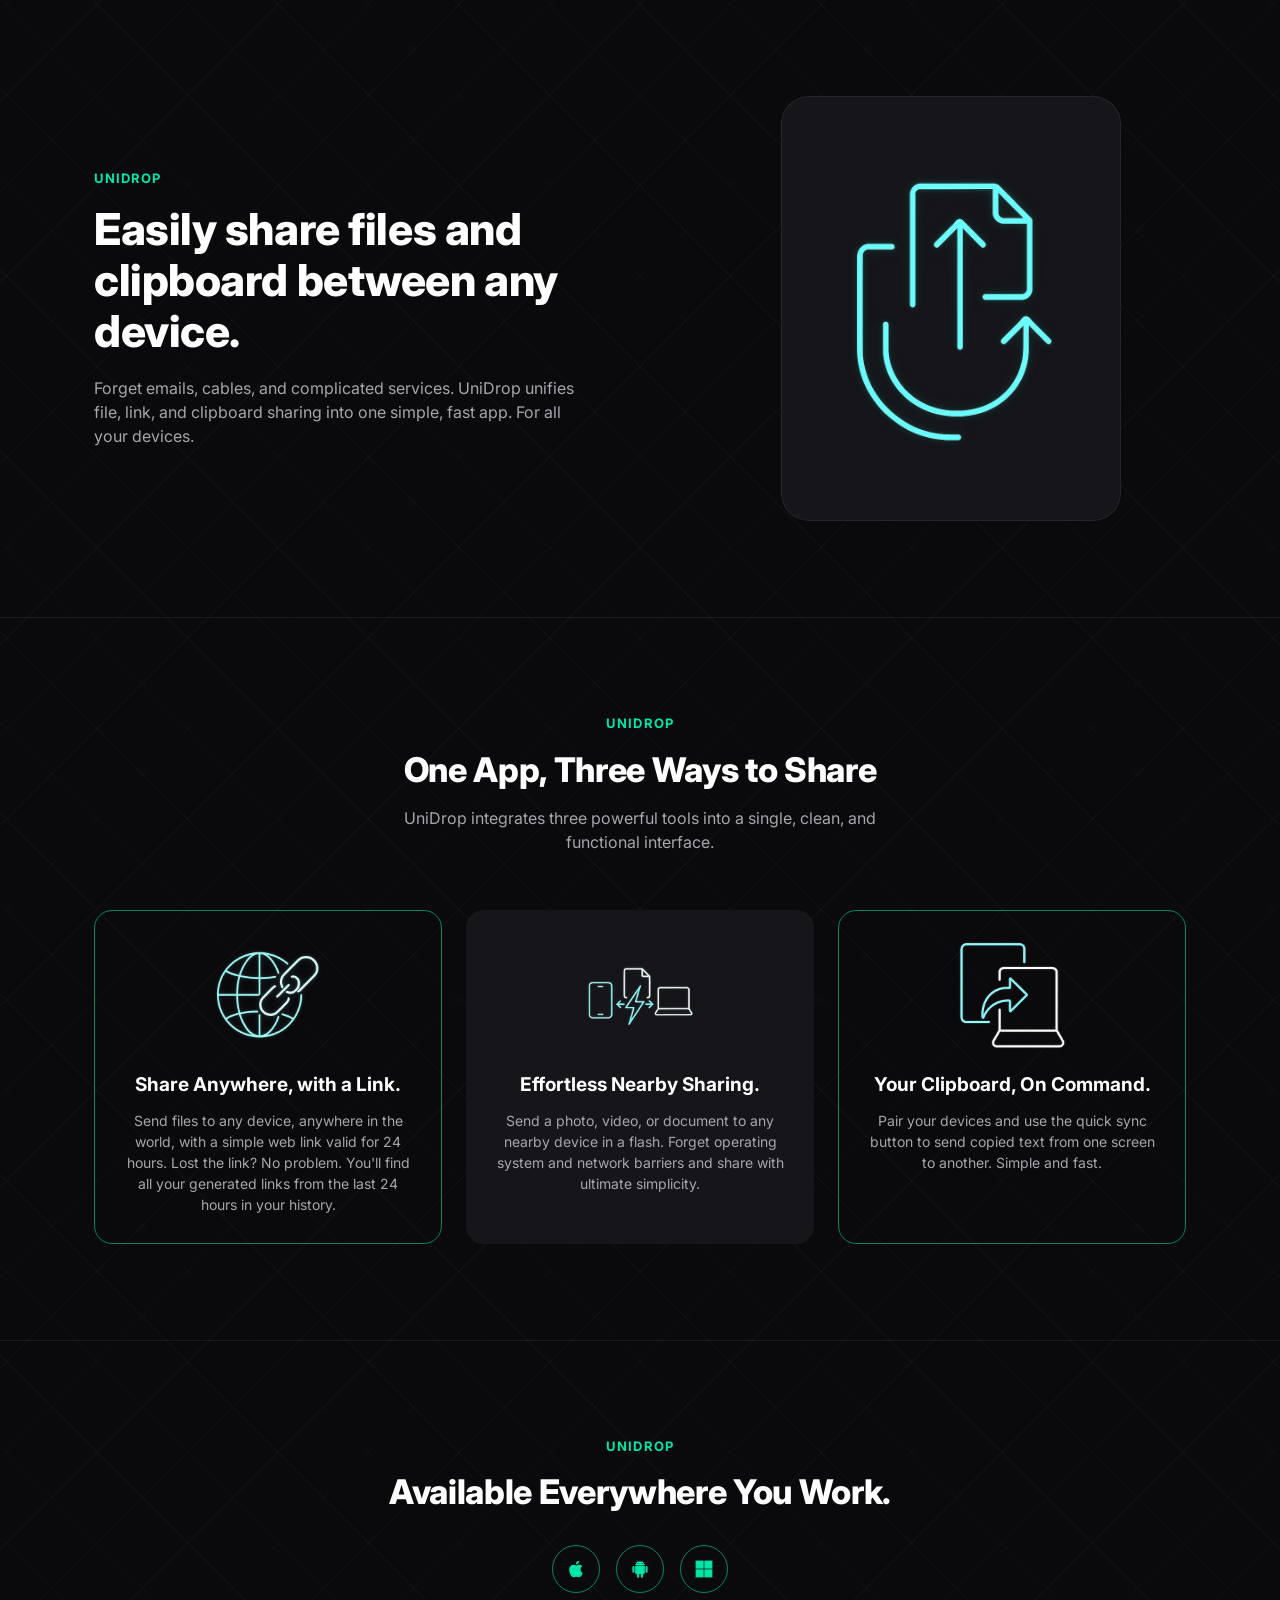
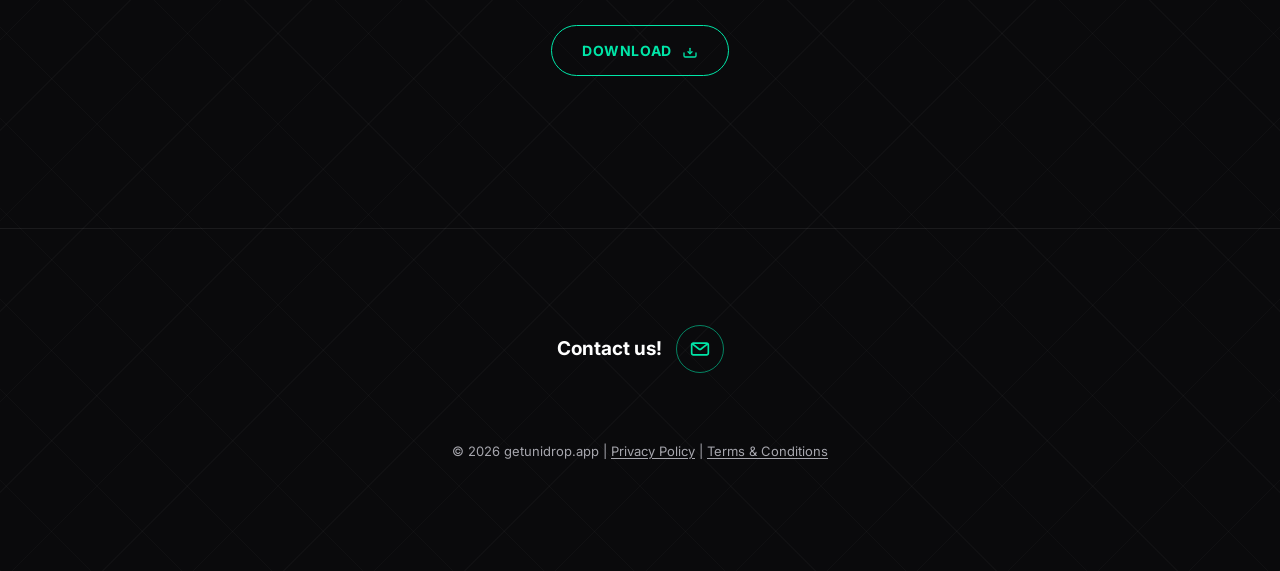
<file: index.html>
<!DOCTYPE html>
<html lang="it">
<head>
<meta charset="UTF-8">
<meta name="viewport" content="width=device-width, initial-scale=1.0">
<title>UniDrop — Easily share files and clipboard between any device</title>
<meta name="description" content="UniDrop unifica file, link e clipboard sharing in un'unica app semplice e veloce, per tutti i tuoi dispositivi.">
<link rel="icon" href="images/favicon.png">
<link rel="preconnect" href="https://fonts.googleapis.com">
<link rel="preconnect" href="https://fonts.gstatic.com" crossorigin>
<link href="https://fonts.googleapis.com/css2?family=Inter:wght@400;500;600;700;800&display=swap" rel="stylesheet">
<link rel="stylesheet" href="style.css">
</head>
<body>

<!-- ============ HERO ============ -->
<section class="section hero">
  <div class="container hero-grid">
    <div class="hero-text">
      <p class="eyebrow">UNIDROP</p>
      <h1>Easily share files and clipboard between any device.</h1>
      <p class="lead">Forget emails, cables, and complicated services. UniDrop unifies file, link, and clipboard sharing into one simple, fast app. For all your devices.</p>
    </div>
    <div class="hero-media">
      <div class="hero-card">
        <img src="images/hero-icon.png" alt="Icona di condivisione file UniDrop" class="hero-icon">
      </div>
    </div>
  </div>
</section>

<!-- ============ FEATURES ============ -->
<section class="section features">
  <div class="container">
    <div class="section-head">
      <p class="eyebrow">UNIDROP</p>
      <h2>One App, Three Ways to Share</h2>
      <p class="lead">UniDrop integrates three powerful tools into a single, clean, and functional interface.</p>
    </div>

    <div class="feature-grid">
      <div class="feature-card feature-card--bordered">
        <div class="feature-icon">
          <img src="images/icon-link.png" alt="Icona link">
        </div>
        <h3>Share Anywhere, with a Link.</h3>
        <p>Send files to any device, anywhere in the world, with a simple web link valid for 24 hours. Lost the link? No problem. You'll find all your generated links from the last 24 hours in your history.</p>
      </div>

      <div class="feature-card feature-card--filled">
        <div class="feature-icon">
          <img src="images/icon-nearby.png" alt="Icona condivisione nelle vicinanze">
        </div>
        <h3>Effortless Nearby Sharing.</h3>
        <p>Send a photo, video, or document to any nearby device in a flash. Forget operating system and network barriers and share with ultimate simplicity.</p>
      </div>

      <div class="feature-card feature-card--bordered">
        <div class="feature-icon">
          <img src="images/icon-clipboard.png" alt="Icona clipboard">
        </div>
        <h3>Your Clipboard, On Command.</h3>
        <p>Pair your devices and use the quick sync button to send copied text from one screen to another. Simple and fast.</p>
      </div>
    </div>
  </div>
</section>

<!-- ============ DOWNLOAD ============ -->
<section class="section download">
  <div class="container section-head">
    <p class="eyebrow">UNIDROP</p>
    <h2>Available Everywhere You Work.</h2>

    <div class="platform-row">
      <span class="icon-circle">
        <img src="images/icon-apple.svg" alt="Disponibile su Apple">
      </span>
      <span class="icon-circle">
        <img src="images/icon-android.svg" alt="Disponibile su Android" class="icon-android">
      </span>
      <span class="icon-circle">
        <img src="images/icon-windows.png" alt="Disponibile su Windows">
      </span>
    </div>

    <!-- link alla pagina di download (stesso sito, cartella /download) -->
    <a href="download/" class="download-btn">
      <span>Download</span>
      <img src="images/icon-download.svg" alt="">
    </a>
  </div>
</section>

<!-- ============ FOOTER ============ -->
<footer class="section footer">
  <div class="container footer-top">
    <a href="mailto:unidrop.app@gmail.com" class="footer-contact">
      <span class="footer-title">Contact us!</span>
      <span class="icon-circle" aria-hidden="true">
        <img src="images/icon-mail.svg" alt="">
      </span>
    </a>
  </div>

  <div class="container footer-bottom">
    <p>© <span id="year"></span> getunidrop.app | <a href="https://htmlpreview.github.io/?https://gist.githubusercontent.com/mrrollxs/1e729630d2fc4e39996c9472dfe00812/raw/f1b31f10afc0c591bf0d191203cd925da1d35d8b/privacy-policy.html">Privacy Policy</a> | <a href="https://htmlpreview.github.io/?https://gist.githubusercontent.com/mrrollxs/3b09e021489aa4708fdbfb7f42820439/raw/f1c7b82ce6d5c4605d9c54c8f6bb31232483409f/terms-and-conditions.html">Terms &amp; Conditions</a></p>
  </div>
</footer>

<script>
  document.getElementById('year').textContent = new Date().getFullYear();
</script>
</body>
</html>
</file>
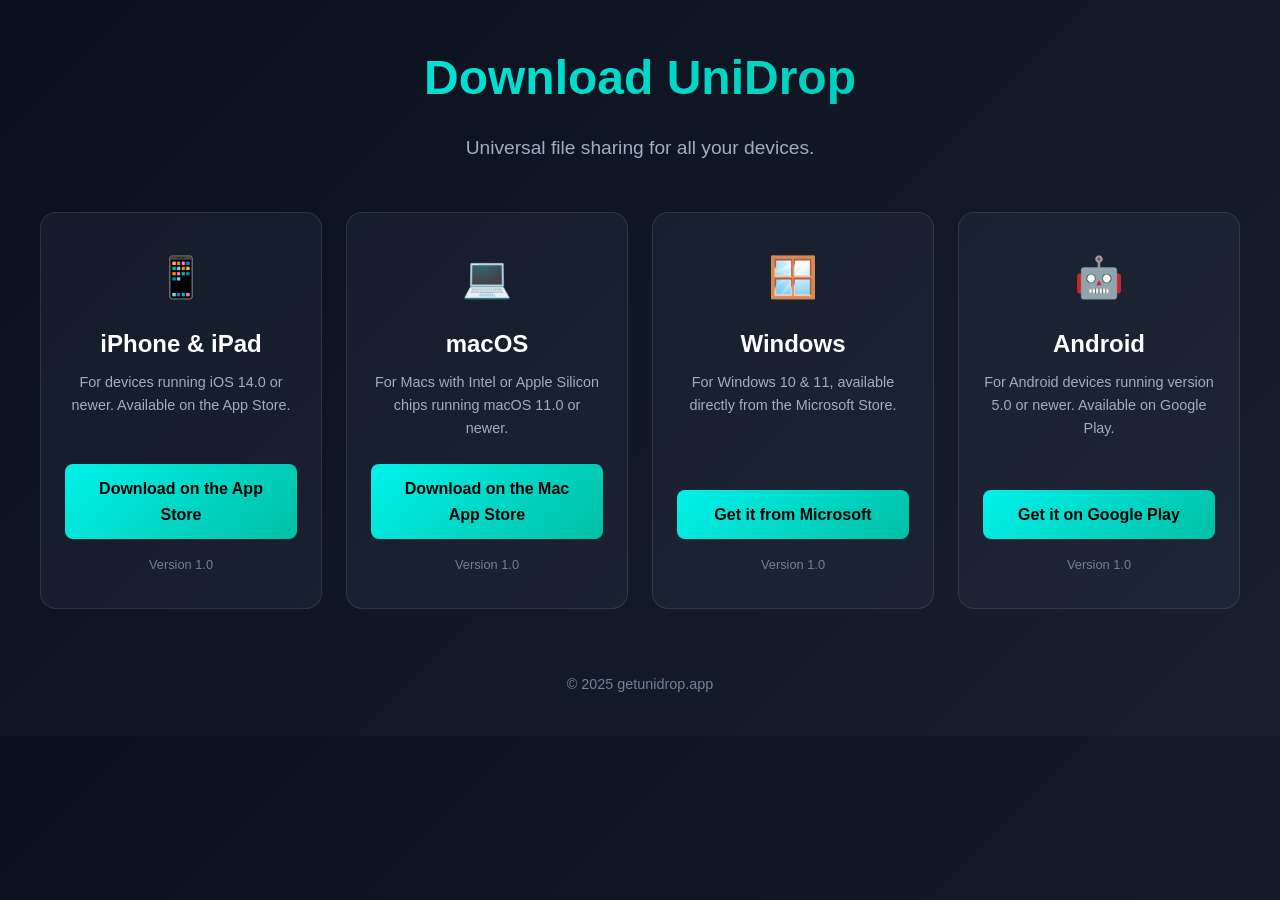
<file: download/index.html>
<!DOCTYPE html>
<html lang="en">
<head>
    <meta charset="UTF-8">
    <meta name="viewport" content="width=device-width, initial-scale=1.0">
    <title>UniDrop - Download</title> 
    <!-- Favicon -->
    <link rel="icon" type="image/png" href="https://getunidrop.app/assets/images/favicon-32x32.png">

    <style>
        * { margin: 0; padding: 0; box-sizing: border-box; }
        
        body {
            font-family: -apple-system, BlinkMacSystemFont, 'Segoe UI', Roboto, Helvetica, Arial, sans-serif;
            background: linear-gradient(135deg, #0a0f1e 0%, #1a1f2e 100%);
            color: #E2E8F0;
            padding: 40px 20px;
            line-height: 1.6;
        }

        .container {
            max-width: 1200px;
            margin: 0 auto;
        }

        h1 {
            text-align: center;
            font-size: 3rem;
            margin-bottom: 1rem;
            background: linear-gradient(135deg, #00F2EA 0%, #00BFA5 100%);
            -webkit-background-clip: text;
            -webkit-text-fill-color: transparent;
        }

        .subtitle {
            text-align: center;
            font-size: 1.2rem;
            color: #a0aec0;
            margin-bottom: 3rem;
        }

        .download-grid {
            display: grid;
            grid-template-columns: repeat(auto-fit, minmax(280px, 1fr));
            gap: 24px;
            margin-bottom: 3rem;
        }

        .download-card {
            background: rgba(45, 55, 72, 0.3);
            border: 1px solid rgba(255, 255, 255, 0.1);
            border-radius: 16px;
            padding: 32px 24px;
            text-align: center;
            transition: all 0.3s ease;
            position: relative;
            overflow: hidden;
            display: flex;
            flex-direction: column;
        }

        .download-card:hover {
            transform: translateY(-8px);
            border-color: #00F2EA;
            box-shadow: 0 10px 30px rgba(0, 242, 234, 0.1);
        }

        .platform-icon {
            font-size: 2.5rem;
            margin-bottom: 16px;
        }

        .platform-name {
            font-size: 1.5rem;
            font-weight: 700;
            margin-bottom: 8px;
            color: #fff;
        }

        .platform-desc {
            font-size: 0.9rem;
            color: #a0aec0;
            margin-bottom: 24px;
            min-height: 40px;
            flex-grow: 1;
        }

        .download-btn {
            display: inline-flex;
            align-items: center;
            justify-content: center;
            gap: 8px;
            padding: 12px 24px;
            border-radius: 8px;
            font-weight: 600;
            text-decoration: none;
            transition: all 0.3s ease;
            width: 100%;
            margin-bottom: 8px;
        }

        .btn-primary {
            background: linear-gradient(135deg, #00F2EA 0%, #00BFA5 100%);
            color: #000;
        }

        .btn-primary:hover {
            transform: scale(1.05);
            box-shadow: 0 4px 20px rgba(0, 242, 234, 0.3);
        }

        .download-info {
            font-size: 0.8rem;
            color: #718096;
            margin-top: 8px;
        }
        
        footer {
            text-align: center;
            margin-top: 4rem;
            color: #718096;
            font-size: 0.9rem;
        }

        @media (max-width: 768px) {
            h1 { font-size: 2.5rem; }
            .download-grid { grid-template-columns: 1fr; }
        }
    </style>
</head>
<body>
    <div class="container">
        <h1>Download UniDrop</h1>
        <p class="subtitle">Universal file sharing for all your devices.</p>

        <div class="download-grid">
            
            <!-- iOS & iPadOS -->
            <div class="download-card">
                <div class="platform-icon">📱</div>
                <h3 class="platform-name">iPhone & iPad</h3>
                <p class="platform-desc">For devices running iOS 14.0 or newer. Available on the App Store.</p>
                <a href="https://apps.apple.com/us/app/unidrop-file-sharing/id6753228246" target="_blank" class="download-btn btn-primary">Download on the App Store</a>
                <p class="download-info">Version 1.0</p>
            </div>
            
            <!-- macOS -->
            <div class="download-card">
                <div class="platform-icon">💻</div>
                <h3 class="platform-name">macOS</h3>
                <p class="platform-desc">For Macs with Intel or Apple Silicon chips running macOS 11.0 or newer.</p>
                <a href="https://apps.apple.com/us/app/unidrop-file-sharing/id6753228246" target="_blank" class="download-btn btn-primary">Download on the Mac App Store</a>
                <p class="download-info">Version 1.0</p>
            </div>
            
            <!-- WINDOWS -->
            <div class="download-card">
                <div class="platform-icon">🪟</div>
                <h3 class="platform-name">Windows</h3>
                <p class="platform-desc">For Windows 10 & 11, available directly from the Microsoft Store.</p>
                <a href="https://apps.microsoft.com/detail/9P55D07BFDGP" class="download-btn btn-primary">Get it from Microsoft</a>
                <p class="download-info">Version 1.0</p>
            </div>

            <!-- ANDROID -->
            <div class="download-card">
                <div class="platform-icon">🤖</div>
                <h3 class="platform-name">Android</h3>
                <p class="platform-desc">For Android devices running version 5.0 or newer. Available on Google Play.</p>
                <a href="https://play.google.com/store/apps/details?id=com.getunidrop.app" target="_blank" class="download-btn btn-primary">Get it on Google Play</a>
                <p class="download-info">Version 1.0</p>
            </div>

        </div>
        
        <footer>
            <p>&copy; 2025 getunidrop.app</p>
        </footer>

    </div>
</body>
</html>
</file>
<file: style.css>
/* ==========================================================
   TOKENS
   ========================================================== */
:root{
  --bg: #0a0a0c;
  --bg-alt: #16161a;
  --accent: #00e6a8;
  --accent-soft: rgba(0, 230, 168, 0.55);
  --text-primary: #ffffff;
  --text-secondary: #a6a6ad;
  --border-faint: rgba(255, 255, 255, 0.07);
  --max-width: 1140px;
}

*{ box-sizing: border-box; }

html{ scroll-behavior: smooth; }

body{
  margin: 0;
  background: var(--bg);
  color: var(--text-primary);
  font-family: 'Inter', -apple-system, BlinkMacSystemFont, 'Segoe UI', sans-serif;
  line-height: 1.5;
  /* subtle diagonal grid texture, same feel as the Carrd background */
  background-image:
    repeating-linear-gradient(45deg, rgba(255,255,255,0.025) 0, rgba(255,255,255,0.025) 1px, transparent 1px, transparent 64px),
    repeating-linear-gradient(-45deg, rgba(255,255,255,0.025) 0, rgba(255,255,255,0.025) 1px, transparent 1px, transparent 64px);
}

img{ max-width: 100%; display: block; }

a{ color: inherit; text-decoration: none; }

.container{
  max-width: var(--max-width);
  margin: 0 auto;
  padding: 0 24px;
}

.section{
  padding: 96px 0;
  border-top: 1px solid var(--border-faint);
}

.hero{ border-top: none; }

.eyebrow{
  color: var(--accent);
  font-weight: 700;
  font-size: 13px;
  letter-spacing: 0.08em;
  text-transform: uppercase;
  margin: 0 0 16px;
}

h1{
  font-size: 44px;
  font-weight: 800;
  line-height: 1.15;
  margin: 0 0 20px;
  letter-spacing: -0.01em;
}

h2{
  font-size: 34px;
  font-weight: 800;
  line-height: 1.2;
  margin: 0 0 16px;
  letter-spacing: -0.01em;
}

h3{
  font-size: 19px;
  font-weight: 700;
  margin: 20px 0 10px;
}

.lead{
  color: var(--text-secondary);
  font-size: 16px;
  max-width: 480px;
  margin: 0;
}

/* ==========================================================
   HERO
   ========================================================== */
.hero-grid{
  display: grid;
  grid-template-columns: 1.1fr 0.9fr;
  gap: 48px;
  align-items: center;
}

.hero-media{ display: flex; justify-content: center; }

.hero-card{
  width: 100%;
  max-width: 340px;
  aspect-ratio: 4 / 5;
  background: var(--bg-alt);
  border: 1px solid var(--border-faint);
  border-radius: 28px;
  display: flex;
  align-items: center;
  justify-content: center;
  padding: 24px;
}

.hero-icon{
  width: 100%;
  height: 100%;
  object-fit: contain;
}

/* ==========================================================
   SECTION HEAD (centered intro used by features / download)
   ========================================================== */
.section-head{
  text-align: center;
  max-width: 620px;
  margin: 0 auto 56px;
}

.section-head .lead{ margin: 0 auto; }

/* ==========================================================
   FEATURES
   ========================================================== */
.feature-grid{
  display: grid;
  grid-template-columns: repeat(3, 1fr);
  gap: 24px;
}

.feature-card{
  border-radius: 18px;
  padding: 28px 28px;
  text-align: center;
}

.feature-card--bordered{
  border: 1.5px solid var(--accent-soft);
  background: transparent;
}

.feature-card--filled{
  background: var(--bg-alt);
  border: 1.5px solid transparent;
}

.feature-icon{
  width: 112px;
  height: 112px;
  margin: 0 auto;
  display: flex;
  align-items: center;
  justify-content: center;
}

.feature-icon img{
  width: 100%;
  height: 100%;
  object-fit: contain;
}

.feature-card h3{ color: var(--text-primary); }

.feature-card p{
  color: var(--text-secondary);
  font-size: 14px;
  margin: 0;
}

/* ==========================================================
   DOWNLOAD
   ========================================================== */
.platform-row{
  display: flex;
  justify-content: center;
  gap: 16px;
  margin: 32px 0;
}

.icon-circle{
  width: 48px;
  height: 48px;
  border-radius: 50%;
  border: 1.5px solid var(--accent-soft);
  display: flex;
  align-items: center;
  justify-content: center;
}

.icon-circle img{ width: 20px; height: 20px; object-fit: contain; }

.icon-circle img.icon-android{ width: 26px; height: 26px; }

.download-btn{
  display: inline-flex;
  align-items: center;
  gap: 10px;
  border: 1.5px solid var(--accent);
  color: var(--accent);
  font-weight: 700;
  font-size: 14px;
  letter-spacing: 0.04em;
  text-transform: uppercase;
  padding: 14px 30px;
  border-radius: 999px;
  transition: background 0.2s ease, color 0.2s ease;
}

.download-btn:hover{
  background: var(--accent);
  color: #06231a;
}

.download-btn img{ width: 16px; height: 16px; object-fit: contain; }

/* ==========================================================
   FOOTER
   ========================================================== */
.footer-top{
  display: flex;
  justify-content: center;
  padding-bottom: 56px;
}

.footer-contact{
  display: inline-flex;
  align-items: center;
  gap: 14px;
  transition: opacity 0.2s ease;
}

.footer-contact:hover{ opacity: 0.8; }

.footer-title{
  font-size: 19px;
  font-weight: 700;
  margin: 0;
}

.footer-bottom{
  text-align: center;
  color: var(--text-secondary);
  font-size: 13px;
}

.footer-bottom a{
  color: var(--text-secondary);
  text-decoration: underline;
  text-underline-offset: 2px;
}

.footer-bottom a:hover{ color: var(--accent); }

/* ==========================================================
   RESPONSIVE
   ========================================================== */
@media (max-width: 860px){
  h1{ font-size: 34px; }
  h2{ font-size: 27px; }

  .hero-grid{
    grid-template-columns: 1fr;
    gap: 40px;
    text-align: left;
  }

  .hero-media{ order: 2; }
  .hero-text{ order: 1; }

  .lead{ max-width: 100%; }

  .feature-grid{
    grid-template-columns: 1fr;
  }

  .section{ padding: 64px 0; }
}

@media (max-width: 520px){
  h1{ font-size: 29px; }
  h2{ font-size: 24px; }

  .platform-row{ flex-wrap: wrap; }
}
</file>
